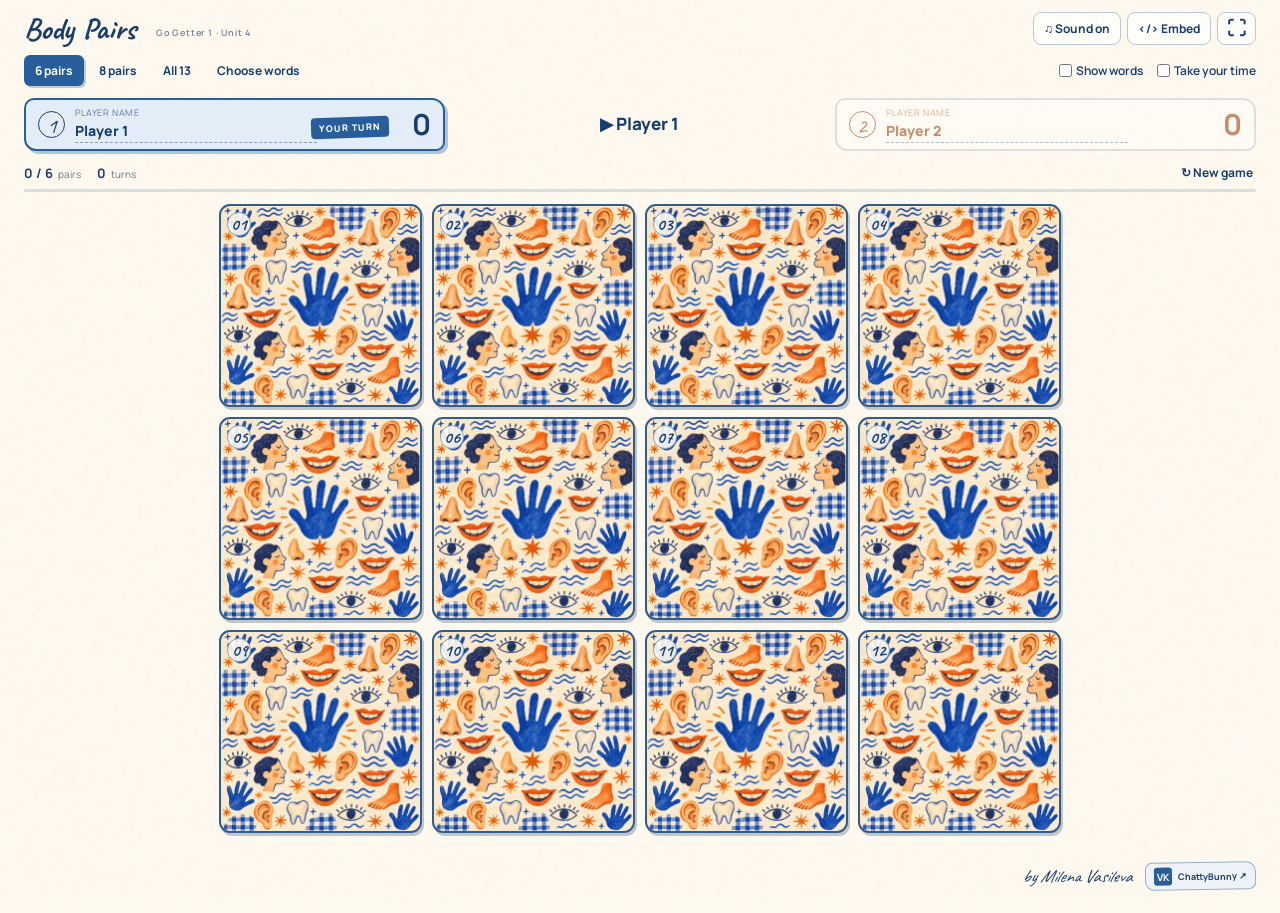
<file: index.html>
<!doctype html>
<html lang="en"><head><meta charset="utf-8"><meta name="viewport" content="width=device-width,initial-scale=1"><title>Body Pairs · Memory</title><link rel="stylesheet" href="style.css"></head>
<body><main>
<header><div class="compact-title">Body Pairs <span>Go Getter 1 · Unit 4</span></div><div class="tools"><button id="sound" aria-pressed="true" title="Sound">♫ Sound on</button><button id="embed">&lt;/&gt; Embed</button><button id="full" title="Full screen">⛶</button></div></header>
<section class="controls" aria-label="Game settings"><div class="rounds" aria-label="Number of pairs"><button data-count="6" class="active">6 pairs</button><button data-count="8">8 pairs</button><button data-count="13">All 13</button><button id="choose">Choose words</button></div><div class="options"><label><input type="checkbox" id="labels"> Show words</label><label><input type="checkbox" id="slow"> Take your time</label></div></section>
<section class="players" aria-label="Players"><div class="player active" id="player0"><span class="playerdot">1</span><label><span class="name-label">Player name</span><input id="name0" value="Player 1" maxlength="18" aria-label="Player 1 name"></label><strong id="score0">0</strong></div><div class="turn" id="turn" aria-live="polite">Player 1’s turn</div><div class="player" id="player1"><span class="playerdot">2</span><label><span class="name-label">Player name</span><input id="name1" value="Player 2" maxlength="18" aria-label="Player 2 name"></label><strong id="score1">0</strong></div></section><section class="gamebar"><div class="stats"><span><b id="found">0 / 6</b> pairs</span><span><b id="moves">0</b> turns</span></div><button id="restart">↻ New game</button></section>
<div class="progress"><div id="fill"></div></div>
<section class="board" id="board" aria-label="Game cards"></section>
<div class="feedback" aria-live="polite"><span id="message"></span><button id="next" hidden>Next player →</button></div>
<footer><em>by Milena Vasileva</em><a class="vk-link" href="https://vk.ru/club225157002" target="_blank" rel="noopener noreferrer" aria-label="ChattyBunny on VK"><b>VK</b> ChattyBunny ↗</a></footer>
</main>
<dialog id="picker"><form method="dialog"><button class="close" aria-label="Close">×</button></form><h2>Choose words</h2><div class="picktools"><button id="all">Select all</button><button id="none">Clear all</button></div><div id="wordlist"></div><p id="pickerror" role="alert"></p><button id="startSelected" class="primary">Start game →</button></dialog>
<dialog id="win"><div class="winmark">✓</div><h2 id="wintitle">Perfect match!</h2><p id="wintext"></p><div id="review"></div><button id="again" class="primary">Play again →</button><button id="look" class="secondary">View cards</button></dialog>
<dialog id="embedDialog"><form method="dialog"><button class="close" aria-label="Close">×</button></form><h2>Embed game</h2><p>In Holst, select “Embed iFrame code” and paste this code:</p><textarea id="embedcode" readonly aria-label="Embed code"></textarea><button id="copyEmbed" class="primary">Copy code</button><p>Two players share one game screen. Moves do not sync across devices.</p></dialog><div id="confetti" aria-hidden="true"></div><script src="app.js"></script></body></html>
</file>
<file: style.css>
@import url('https://fonts.googleapis.com/css2?family=Caveat:wght@500;600;700&family=Manrope:wght@400;500;600;700;800&display=swap');
:root{--ink:#183e70;--blue:#285e9b;--orange:#c96b2a;--paper:#fffaf0;--line:#d6d9d4;--mint:#e5eee5}*{box-sizing:border-box}body{margin:0;background:var(--paper);color:var(--ink);font-family:Manrope,Arial,sans-serif;background-image:url("data:image/svg+xml,%3Csvg viewBox='0 0 180 180' xmlns='http://www.w3.org/2000/svg'%3E%3Cfilter id='n'%3E%3CfeTurbulence type='fractalNoise' baseFrequency='.65' numOctaves='3' stitchTiles='stitch'/%3E%3C/filter%3E%3Crect width='100%25' height='100%25' opacity='.045' filter='url(%23n)'/%3E%3C/svg%3E")}main{max-width:1380px;margin:auto;padding:12px 24px 8px}button,input,textarea{font:inherit}button{cursor:pointer;color:var(--ink);border:1px solid #bcc8d3;background:#fffdf7;border-radius:8px;padding:7px 12px;font-size:12px;font-weight:700;transition:background .15s,transform .15s}button:hover{background:#ebf0f5}button:focus-visible,a:focus-visible,input:focus-visible{outline:3px solid #e1a359;outline-offset:3px}button:active{transform:scale(.97)}header{display:flex;align-items:center;justify-content:space-between;gap:10px;margin-bottom:10px}.compact-title{font-family:Caveat,cursive;font-size:31px;font-weight:700;line-height:1}.compact-title span{font:600 9px Manrope,Arial,sans-serif;letter-spacing:.8px;margin-left:12px;vertical-align:middle;color:#768293}.tools{display:flex;gap:6px}.tools button{font-size:10px;padding:7px 10px}#full{font-size:19px;line-height:1;padding:5px 9px}.controls{display:flex;justify-content:space-between;align-items:center;gap:10px;margin-bottom:12px}.rounds{display:flex;gap:4px}.rounds button{background:transparent;border-color:transparent;font-size:11px;padding:6px 10px}.rounds button.active{background:var(--blue);color:#fff;border-radius:6px;box-shadow:2px 2px 0 #bfcbd3}.options{display:flex;gap:14px;font-size:11px;font-weight:600}.options label{cursor:pointer;display:flex;align-items:center;gap:4px}.options input{accent-color:var(--blue);margin:0}.players{display:grid;grid-template-columns:1fr .85fr 1fr;align-items:center;gap:16px;margin-bottom:10px}.player{position:relative;display:flex;gap:10px;align-items:center;border:2px solid #cbd2d6;border-radius:10px 13px 9px 12px;padding:6px 12px;background:#ffffff75;opacity:.64;min-width:0}.player.active{opacity:1;background:#e3edf8;border:2px solid var(--blue);box-shadow:3px 3px 0 #b0c5dc}.player.active:after{content:'YOUR TURN';font-size:9px;font-weight:800;letter-spacing:1px;position:absolute;right:54px;top:17px;background:var(--blue);color:white;padding:4px 8px;border-radius:4px;transform:rotate(-2deg)}.playerdot{width:27px;height:27px;flex-shrink:0;border:1px solid currentColor;border-radius:50%;display:grid;place-items:center;font-family:Caveat,cursive;font-size:22px}.player label{flex:1;min-width:0;padding-right:85px}.name-label{font-size:8px;display:block;letter-spacing:.6px;text-transform:uppercase;opacity:.65}.player input{width:100%;min-width:50px;border:0;border-bottom:1px dashed #8b9eb0;background:transparent;color:inherit;font-size:14px;font-weight:800;padding:2px 0;outline-offset:3px}.player strong{font-size:29px;line-height:1}.turn{font-family:Caveat,cursive;font-size:24px;font-weight:700;text-align:center;line-height:1.1;overflow-wrap:anywhere}#player1{color:#a45323}#player1.active{background:#fae9d6;border-color:var(--orange);box-shadow:3px 3px 0 #e3bc99}#player1.active:after{background:var(--orange)}.gamebar{display:flex;justify-content:space-between;align-items:center;margin-bottom:5px}.stats{display:flex;gap:16px;font-size:10px;color:#6b7a88}.stats b{font-size:13px;color:var(--ink);margin-right:3px}#restart{background:transparent;border:0;padding:3px;font-size:11px}.progress{height:3px;background:#d9dfdf;border-radius:5px;margin-bottom:12px}#fill{height:100%;width:0;background:var(--blue);transition:width .3s}.board{display:grid;gap:10px;justify-content:center}.card{position:relative;aspect-ratio:1/1;perspective:1000px;border:0;background:transparent;padding:0;border-radius:12px;min-width:0}.card:hover{background:transparent}.inner{display:block;position:absolute;inset:0;transition:transform .36s;transform-style:preserve-3d}.card.open .inner,.card.matched .inner{transform:rotateY(180deg)}.front,.back{position:absolute;inset:0;border-radius:11px;backface-visibility:hidden;-webkit-backface-visibility:hidden;overflow:hidden;display:flex;align-items:center;justify-content:center}.back{background:#f9eddb url('card-back.webp') center/cover;border:2px solid #315c8e;box-shadow:2px 3px 0 #c0c6c9}.back small{position:absolute;top:6px;left:6px;display:grid;place-items:center;width:24px;height:24px;background:#fffaf1e8;border:1px solid #829fba;border-radius:50%;font-family:Caveat,cursive;color:var(--ink);font-size:17px;font-weight:700}.front{background:#fff;border:2px solid #a9b8c3;transform:rotateY(180deg);flex-direction:column;padding:5px}.front img{width:100%;height:100%;min-height:0;object-fit:contain;border-radius:7px}.caption{display:none;text-align:center;font-size:14px;font-weight:800;padding:2px}.show-labels .caption{display:block}.show-labels .front img{height:calc(100% - 24px)}.matched .front:after{content:'✓';position:absolute;right:5px;top:5px;color:white;border-radius:50%;width:20px;height:20px;font-size:12px;display:grid;place-items:center}.owner0 .front{border:3px solid var(--blue)}.owner0 .front:after{background:var(--blue)}.owner1 .front{border:3px solid var(--orange)}.owner1 .front:after{background:var(--orange)}.feedback{display:flex;align-items:center;justify-content:center;gap:10px;text-align:center;font-size:11px;color:#637586;min-height:24px;padding:5px 0}.feedback button{font-size:11px;padding:5px 10px}#message:empty{display:none}.good{color:var(--blue);font-weight:800}footer{display:flex;align-items:center;justify-content:flex-end;gap:13px;padding:5px 0 0;font-size:12px}footer em{font-family:Caveat,cursive;font-size:18px;white-space:nowrap}.vk-link{display:inline-flex;align-items:center;gap:6px;border:1px solid #97afc7;color:var(--ink);border-radius:7px 10px 7px 9px;padding:4px 8px;text-decoration:none;font-size:9px;font-weight:700;background:#edf3f8;transform:rotate(-1deg)}.vk-link b{font-size:10px;background:var(--blue);color:white;padding:2px 3px;border-radius:3px}.vk-link:hover{background:#dce9f4}dialog{border:2px solid #3b638d;border-radius:17px 22px 15px 21px;padding:28px;box-shadow:8px 9px 0 #183e7022;max-width:540px;width:calc(100% - 28px);color:var(--ink);background:var(--paper)}dialog::backdrop{background:#1b365783;backdrop-filter:blur(4px)}dialog h2{font-family:Caveat,cursive;font-size:36px;margin:0 0 14px;line-height:1.15}dialog p{font-size:12px;line-height:1.6;color:#64758a}.close{position:absolute;right:10px;top:10px;border:0;background:transparent;font-size:23px;padding:0 6px}.picktools{display:flex;gap:7px;margin:16px 0}.picktools button{font-size:10px}#wordlist{display:grid;grid-template-columns:1fr 1fr;gap:7px}#wordlist label{padding:8px;border:1px solid #d3d9db;border-radius:7px;font-size:12px;cursor:pointer}#wordlist input{accent-color:var(--blue)}#pickerror{color:#a34222;min-height:16px;margin:8px 0}.primary{display:block;width:100%;background:var(--blue);color:#fff;border:0;padding:12px}.primary:hover{background:#1a4779}.secondary{display:block;margin:12px auto 0;border:0;font-size:11px;background:transparent}#win{text-align:center}#wintitle{font-size:40px}.winmark{display:grid;place-items:center;margin:0 auto 18px;width:70px;height:70px;background:var(--blue);color:#fff;font-size:39px;border-radius:23px 18px 25px 17px;transform:rotate(-7deg);box-shadow:4px 4px 0 #e6b778}#review{display:none}textarea{display:block;width:100%;height:100px;margin:12px 0;font-size:11px;padding:10px;border:1px solid #afbdcb;background:#fffdf8;color:var(--ink);resize:vertical}#confetti{position:fixed;inset:0;pointer-events:none;overflow:hidden;z-index:9}#confetti i{position:absolute;top:-20px;width:8px;height:15px;animation:fall 2s linear forwards}@keyframes fall{to{transform:translateY(110vh) rotate(540deg)}}.sr-only{position:absolute;width:1px;height:1px;overflow:hidden;clip:rect(0,0,0,0)}@media(max-width:700px){main{padding:10px 12px 6px}.compact-title{font-size:27px}.compact-title span{display:none}.tools button{padding:6px;font-size:9px}.controls{flex-wrap:wrap;gap:8px}.rounds{justify-content:space-between;width:100%}.rounds button{padding:5px 8px;font-size:10px}.options{font-size:10px;gap:20px}.players{grid-template-columns:1fr 1fr;gap:8px;margin-bottom:7px}.turn{grid-row:2;grid-column:1/-1;font-size:20px}.player{padding:6px 8px;gap:6px}.player label{padding-right:0}.player input{font-size:12px}.player.active:after{top:-9px;right:8px;font-size:7px;padding:2px 5px}.playerdot{width:22px;height:22px;font-size:18px}.player strong{font-size:25px}.name-label{font-size:7px}.caption{font-size:11px}footer em{font-size:16px}.back small{width:19px;height:19px;font-size:14px}.feedback{font-size:10px}.progress{margin-bottom:9px}}@media(prefers-reduced-motion:reduce){*{transition:none!important;animation:none!important}}

.turn{font-family:Manrope,Arial,sans-serif;font-size:17px;font-weight:800}dialog h2,#wintitle{font-family:Manrope,Arial,sans-serif;font-size:28px;font-weight:800}.name-label{font-size:9px}.rounds button,.tools button,.options,#restart{font-size:12px}.player.active:after{font-size:9px}dialog p,.feedback{font-size:12px}@media(max-width:700px){.turn{font-size:15px}.rounds button,.tools button,.options,#restart{font-size:10px}.player.active:after{font-size:8px}.name-label{font-size:8px}}
</file>
